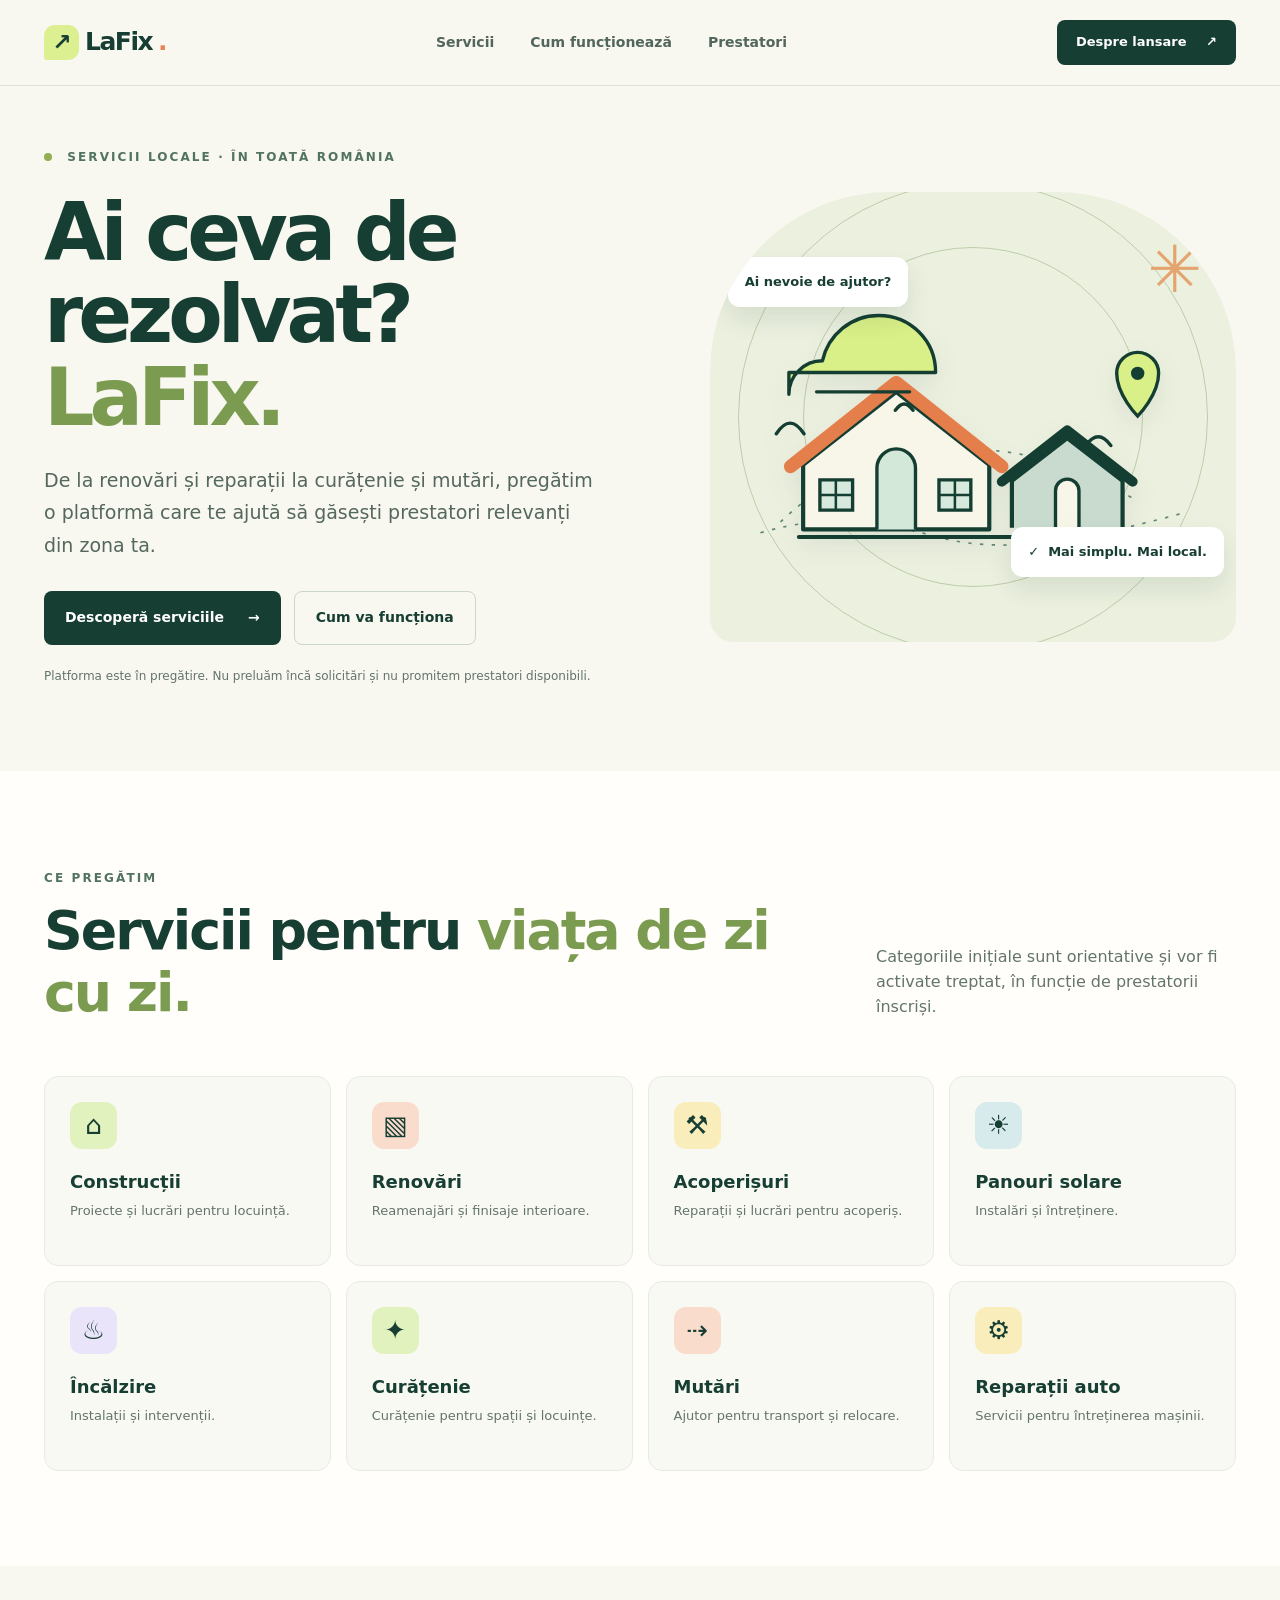
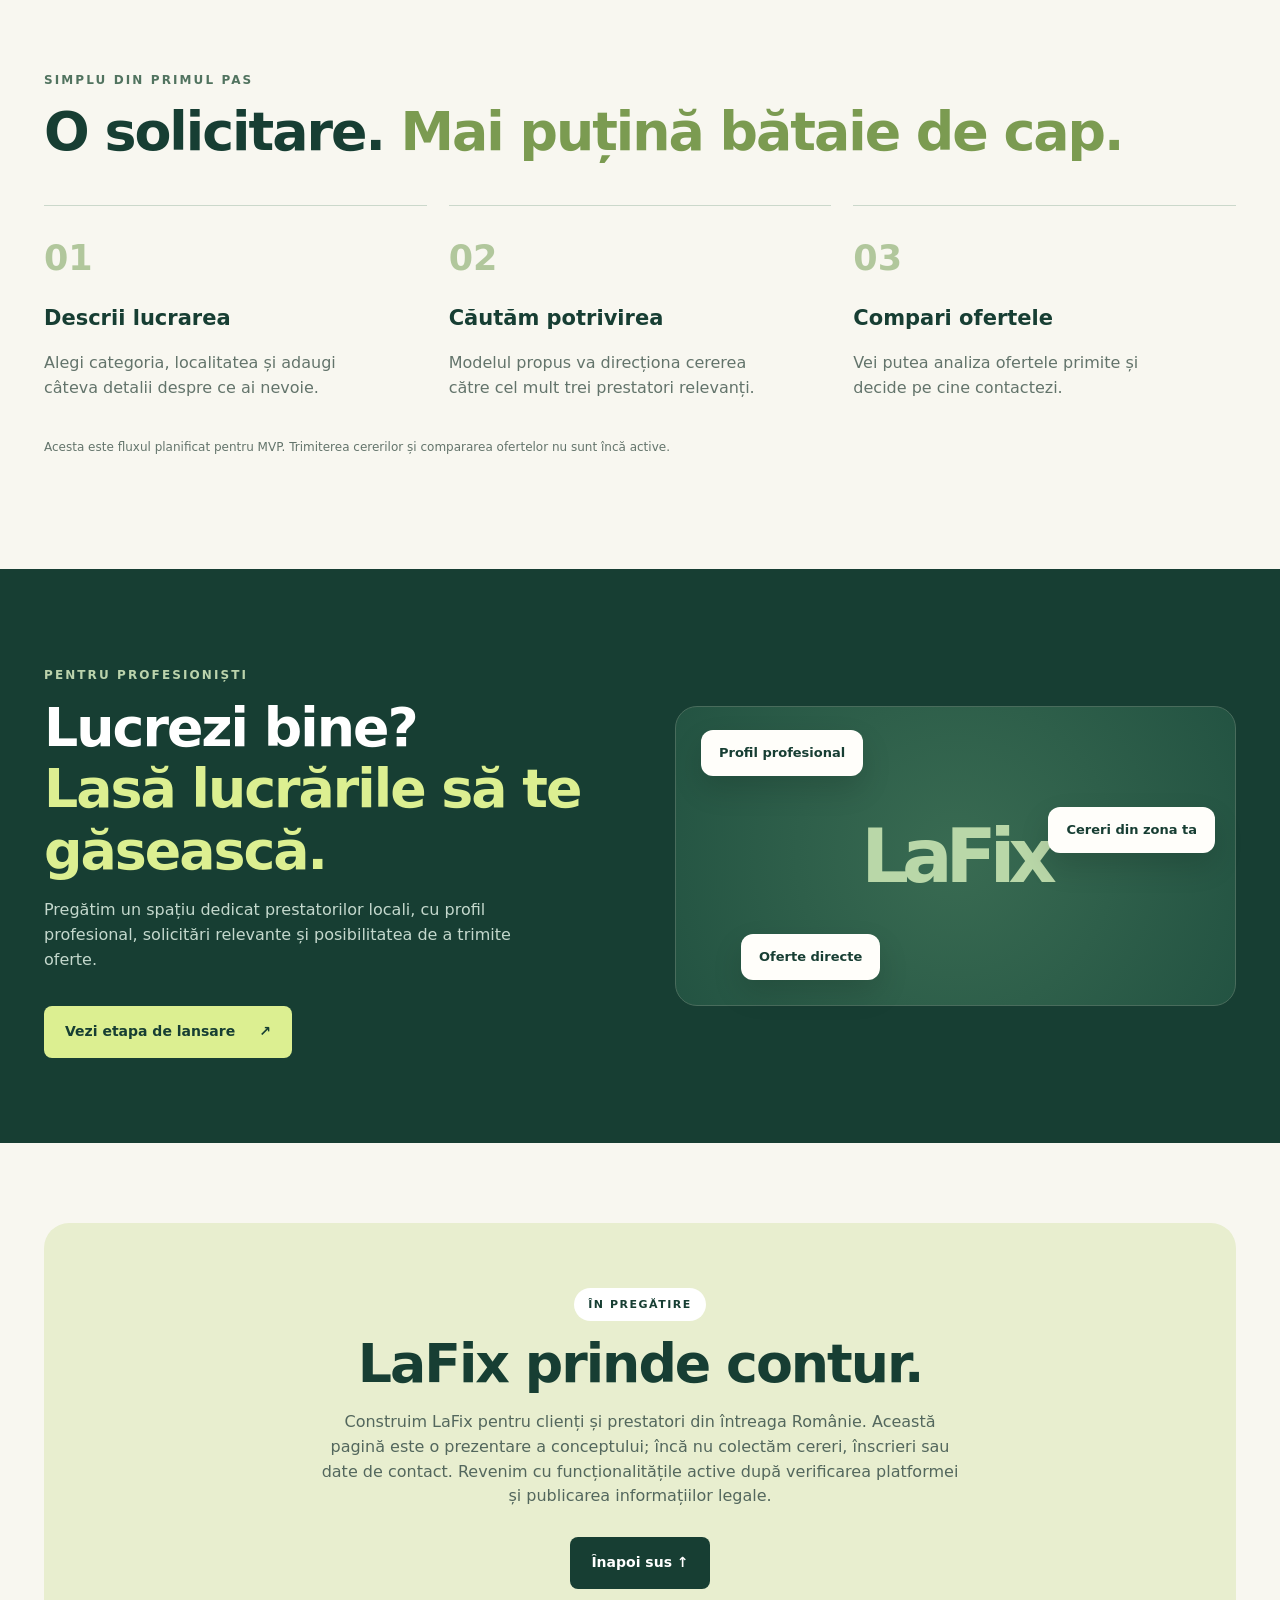
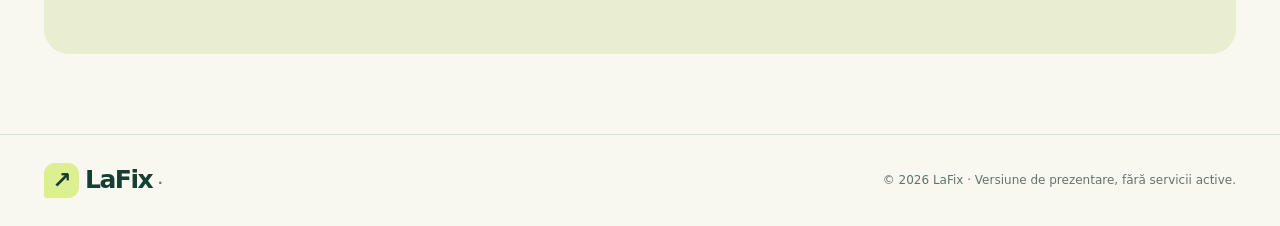
<file: index.html>
<!doctype html>
<html lang="ro">
<head>
  <meta charset="utf-8" />
  <meta name="viewport" content="width=device-width, initial-scale=1" />
  <meta name="theme-color" content="#173e33" />
  <meta name="description" content="LaFix conectează solicitările de servicii locale cu prestatori. Pregătim lansarea platformei de servicii pentru comunități din întreaga Românie." />
  <meta name="robots" content="noindex,nofollow" />
  <title>LaFix — Servicii locale, mai simplu</title>
  <link rel="icon" href="favicon.svg" type="image/svg+xml" />
  <link rel="stylesheet" href="styles.css" />
</head>
<body>
 <header class="header"><div class="container nav"><a class="logo" href="#acasa" aria-label="LaFix acasă"><span class="mark">↗</span> LaFix<span class="orange">.</span></a><nav aria-label="Navigare principală"><a href="#servicii">Servicii</a><a href="#cum-functioneaza">Cum funcționează</a><a href="#prestatori">Prestatori</a></nav><a href="#lansare" class="top-action">Despre lansare <span aria-hidden="true">↗</span></a></div></header>
 <main id="acasa">
  <section class="hero container"><div class="hero-text"><p class="eyebrow"><span class="dot"></span> SERVICII LOCALE · ÎN TOATĂ ROMÂNIA</p><h1>Ai ceva de rezolvat?<br><em>LaFix.</em></h1><p class="lead">De la renovări și reparații la curățenie și mutări, pregătim o platformă care te ajută să găsești prestatori relevanți din zona ta.</p><div class="hero-actions"><a href="#servicii" class="btn primary">Descoperă serviciile <span aria-hidden="true">→</span></a><a href="#cum-functioneaza" class="btn secondary">Cum va funcționa</a></div><p class="subtle">Platforma este în pregătire. Nu preluăm încă solicitări și nu promitem prestatori disponibili.</p></div><div class="art" aria-hidden="true"><div class="ring ring-one"></div><div class="ring ring-two"></div><img class="hero-illustration" src="illustrations/locuinte-lafix.svg" width="590" height="410" alt="" decoding="async" fetchpriority="high" /><div class="card-tag">Ai nevoie de ajutor?</div><div class="small-card">✓ <span>Mai simplu. Mai local.</span></div><div class="spark">✳</div></div></section>
  <section id="servicii" class="services"><div class="container"><div class="section-top"><div><p class="eyebrow">CE PREGĂTIM</p><h2>Servicii pentru <em>viața de zi cu zi.</em></h2></div><p>Categoriile inițiale sunt orientative și vor fi activate treptat, în funcție de prestatorii înscriși.</p></div><div class="cards"><article class="service"><span class="ico lime">⌂</span><h3>Construcții</h3><p>Proiecte și lucrări pentru locuință.</p></article><article class="service"><span class="ico peach">▧</span><h3>Renovări</h3><p>Reamenajări și finisaje interioare.</p></article><article class="service"><span class="ico yellow">⚒</span><h3>Acoperișuri</h3><p>Reparații și lucrări pentru acoperiș.</p></article><article class="service"><span class="ico blue">☀</span><h3>Panouri solare</h3><p>Instalări și întreținere.</p></article><article class="service"><span class="ico lavender">♨</span><h3>Încălzire</h3><p>Instalații și intervenții.</p></article><article class="service"><span class="ico lime">✦</span><h3>Curățenie</h3><p>Curățenie pentru spații și locuințe.</p></article><article class="service"><span class="ico peach">⇢</span><h3>Mutări</h3><p>Ajutor pentru transport și relocare.</p></article><article class="service"><span class="ico yellow">⚙</span><h3>Reparații auto</h3><p>Servicii pentru întreținerea mașinii.</p></article></div></div></section>
  <section id="cum-functioneaza" class="process container"><p class="eyebrow">SIMPLU DIN PRIMUL PAS</p><h2>O solicitare. <em>Mai puțină bătaie de cap.</em></h2><div class="steps"><article><b>01</b><h3>Descrii lucrarea</h3><p>Alegi categoria, localitatea și adaugi câteva detalii despre ce ai nevoie.</p></article><article><b>02</b><h3>Căutăm potrivirea</h3><p>Modelul propus va direcționa cererea către cel mult trei prestatori relevanți.</p></article><article><b>03</b><h3>Compari ofertele</h3><p>Vei putea analiza ofertele primite și decide pe cine contactezi.</p></article></div><p class="note">Acesta este fluxul planificat pentru MVP. Trimiterea cererilor și compararea ofertelor nu sunt încă active.</p></section>
  <section class="provider" id="prestatori"><div class="container provider-inner"><div><p class="eyebrow light">PENTRU PROFESIONIȘTI</p><h2>Lucrezi bine?<br><em>Lasă lucrările să te găsească.</em></h2><p>Pregătim un spațiu dedicat prestatorilor locali, cu profil profesional, solicitări relevante și posibilitatea de a trimite oferte.</p><a class="btn light-btn" href="#lansare">Vezi etapa de lansare <span aria-hidden="true">↗</span></a></div><div class="provider-graphic" aria-hidden="true"><span>LaFix</span><div class="bubble b1">Profil profesional</div><div class="bubble b2">Cereri din zona ta</div><div class="bubble b3">Oferte directe</div></div></div></section>
  <section id="lansare" class="launch container"><div class="launchbox"><span class="pill">ÎN PREGĂTIRE</span><h2>LaFix prinde contur.</h2><p>Construim LaFix pentru clienți și prestatori din întreaga Românie. Această pagină este o prezentare a conceptului; încă nu colectăm cereri, înscrieri sau date de contact. Revenim cu funcționalitățile active după verificarea platformei și publicarea informațiilor legale.</p><a href="#acasa" class="btn primary">Înapoi sus ↑</a></div></section>
 </main>
 <footer><div class="container foot"><a class="logo" href="#acasa"><span class="mark">↗</span> LaFix<span class="orange">.</span></a><span>© <span id="year">2026</span> LaFix · Versiune de prezentare, fără servicii active.</span></div></footer>
 <script src="main.js" defer></script>
</body></html>
</file>
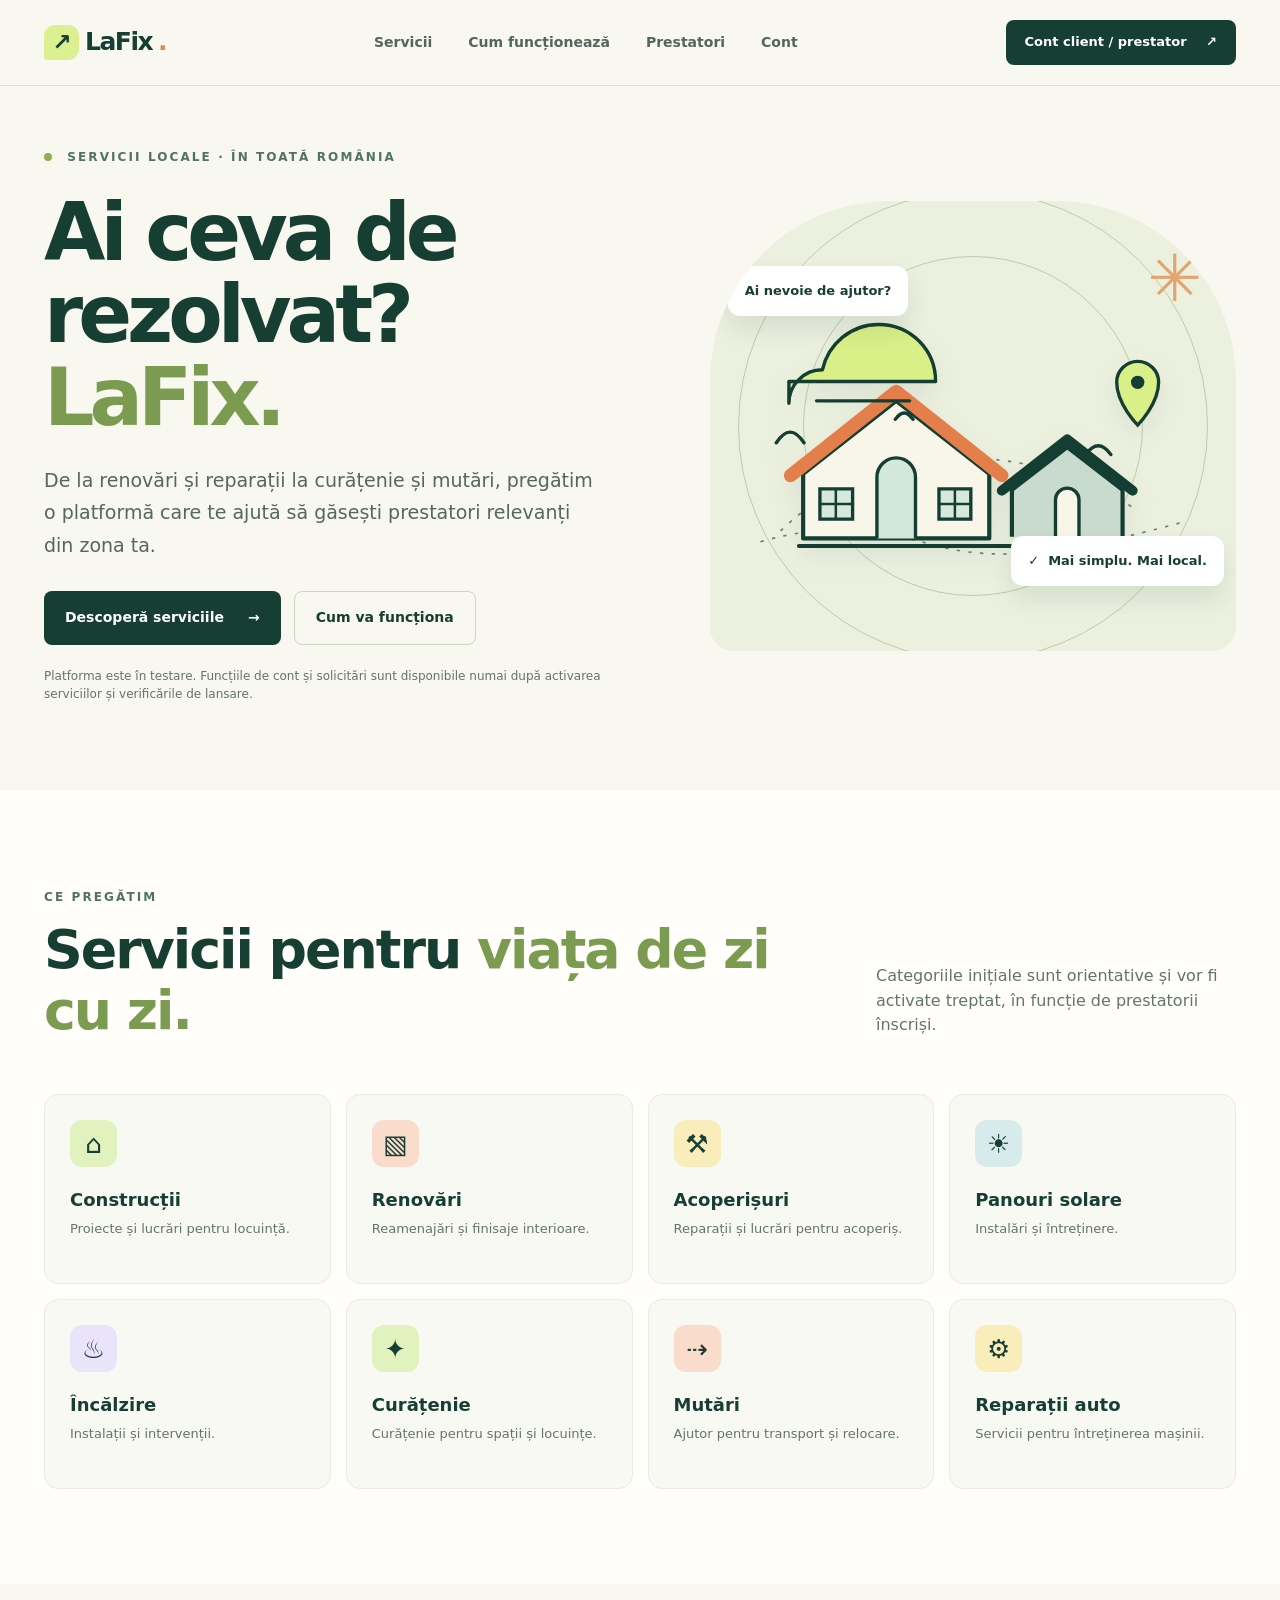
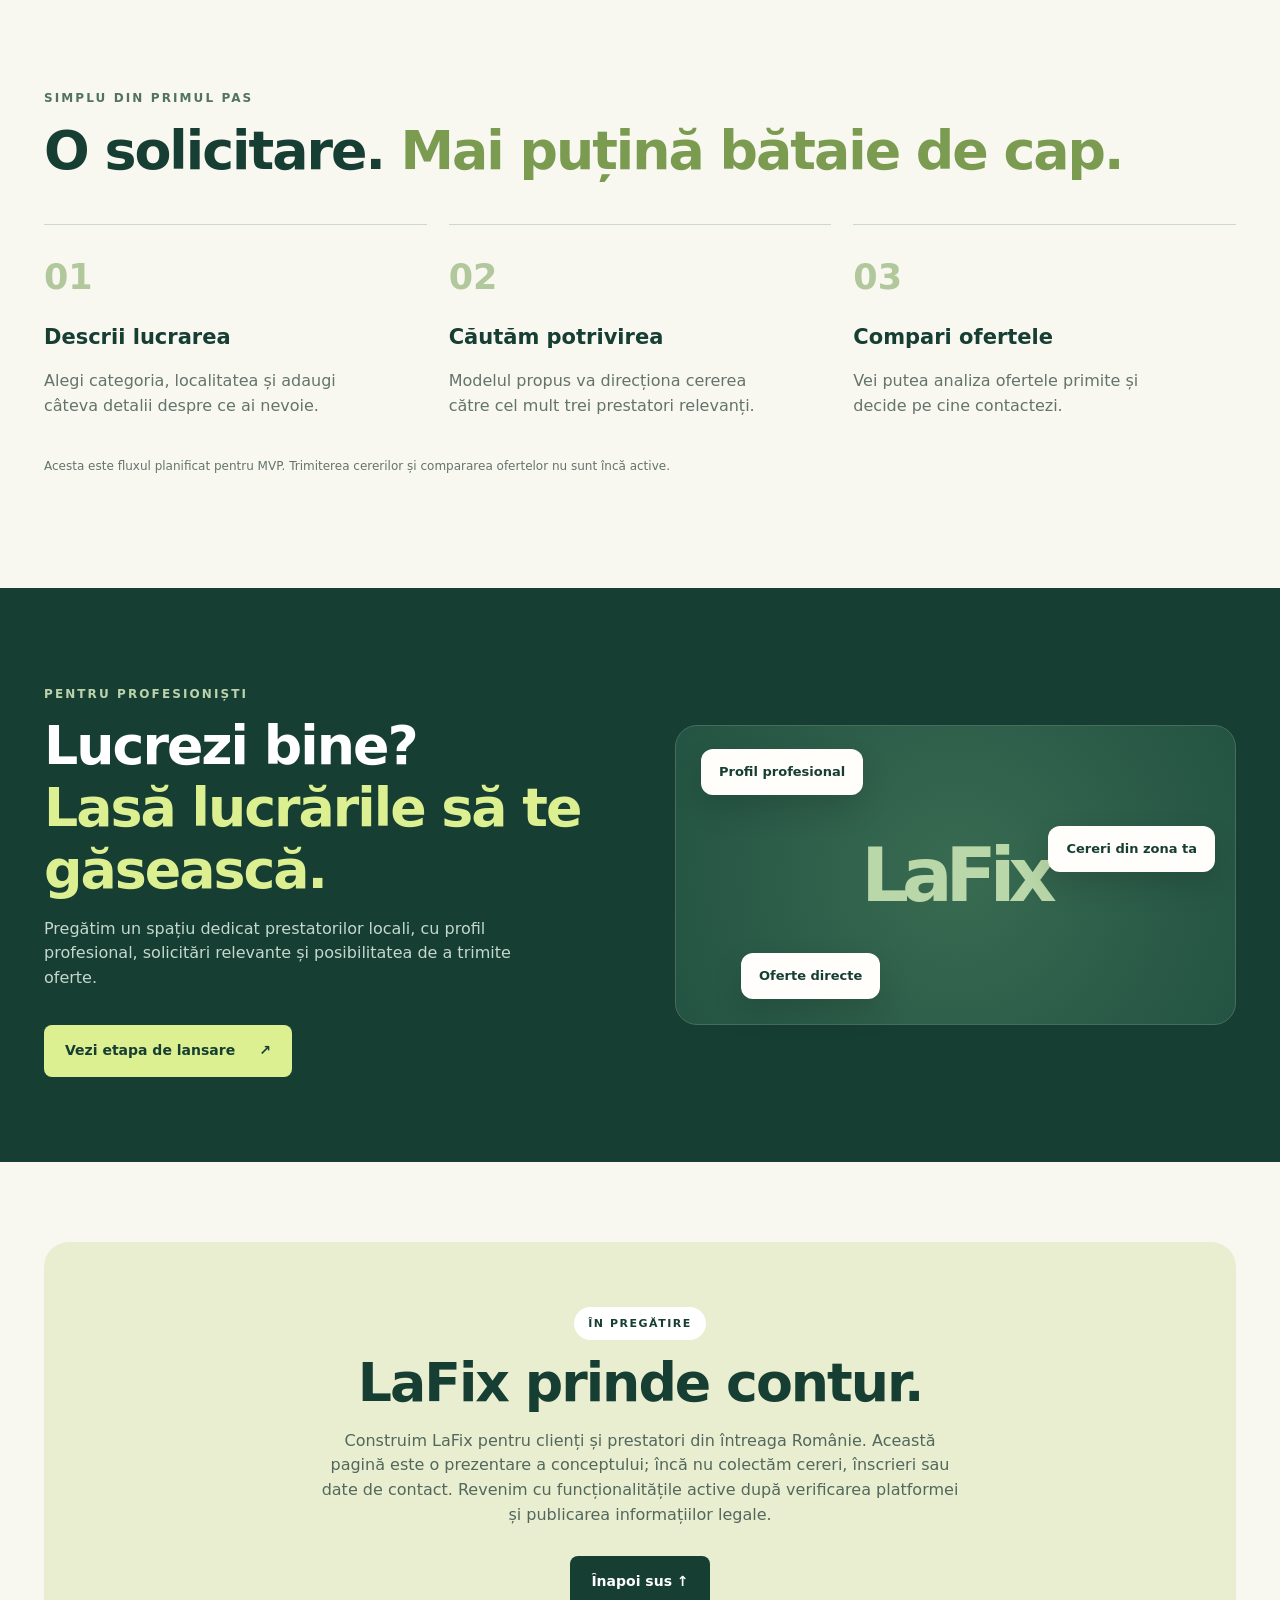
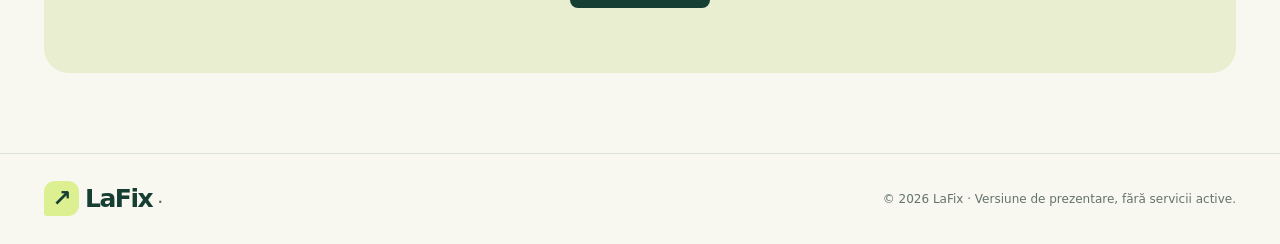
<file: apps/site/index.html>
<!doctype html>
<html lang="ro">
<head>
  <meta charset="utf-8" />
  <meta name="viewport" content="width=device-width, initial-scale=1" />
  <meta name="theme-color" content="#173e33" />
  <meta name="description" content="LaFix conectează solicitările de servicii locale cu prestatori. Pregătim lansarea platformei de servicii pentru comunități din întreaga Românie." />
  <meta name="robots" content="noindex,nofollow" />
  <title>LaFix — Servicii locale, mai simplu</title>
  <link rel="icon" href="favicon.svg" type="image/svg+xml" />
  <link rel="stylesheet" href="styles.css" />
</head>
<body>
 <header class="header"><div class="container nav"><a class="logo" href="#acasa" aria-label="LaFix acasă"><span class="mark">↗</span> LaFix<span class="orange">.</span></a><nav aria-label="Navigare principală"><a href="#servicii">Servicii</a><a href="#cum-functioneaza">Cum funcționează</a><a href="#prestatori">Prestatori</a><a href="/cont.html">Cont</a></nav><a href="/cont.html" class="top-action">Cont client / prestator <span aria-hidden="true">↗</span></a></div></header>
 <main id="acasa">
  <section class="hero container"><div class="hero-text"><p class="eyebrow"><span class="dot"></span> SERVICII LOCALE · ÎN TOATĂ ROMÂNIA</p><h1>Ai ceva de rezolvat?<br><em>LaFix.</em></h1><p class="lead">De la renovări și reparații la curățenie și mutări, pregătim o platformă care te ajută să găsești prestatori relevanți din zona ta.</p><div class="hero-actions"><a href="#servicii" class="btn primary">Descoperă serviciile <span aria-hidden="true">→</span></a><a href="#cum-functioneaza" class="btn secondary">Cum va funcționa</a></div><p class="subtle">Platforma este în testare. Funcțiile de cont și solicitări sunt disponibile numai după activarea serviciilor și verificările de lansare.</p></div><div class="art" aria-hidden="true"><div class="ring ring-one"></div><div class="ring ring-two"></div><img class="hero-illustration" src="illustrations/locuinte-lafix.svg" width="590" height="410" alt="" decoding="async" fetchpriority="high" /><div class="card-tag">Ai nevoie de ajutor?</div><div class="small-card">✓ <span>Mai simplu. Mai local.</span></div><div class="spark">✳</div></div></section>
  <section id="servicii" class="services"><div class="container"><div class="section-top"><div><p class="eyebrow">CE PREGĂTIM</p><h2>Servicii pentru <em>viața de zi cu zi.</em></h2></div><p>Categoriile inițiale sunt orientative și vor fi activate treptat, în funcție de prestatorii înscriși.</p></div><div class="cards"><article class="service"><span class="ico lime">⌂</span><h3>Construcții</h3><p>Proiecte și lucrări pentru locuință.</p></article><article class="service"><span class="ico peach">▧</span><h3>Renovări</h3><p>Reamenajări și finisaje interioare.</p></article><article class="service"><span class="ico yellow">⚒</span><h3>Acoperișuri</h3><p>Reparații și lucrări pentru acoperiș.</p></article><article class="service"><span class="ico blue">☀</span><h3>Panouri solare</h3><p>Instalări și întreținere.</p></article><article class="service"><span class="ico lavender">♨</span><h3>Încălzire</h3><p>Instalații și intervenții.</p></article><article class="service"><span class="ico lime">✦</span><h3>Curățenie</h3><p>Curățenie pentru spații și locuințe.</p></article><article class="service"><span class="ico peach">⇢</span><h3>Mutări</h3><p>Ajutor pentru transport și relocare.</p></article><article class="service"><span class="ico yellow">⚙</span><h3>Reparații auto</h3><p>Servicii pentru întreținerea mașinii.</p></article></div></div></section>
  <section id="cum-functioneaza" class="process container"><p class="eyebrow">SIMPLU DIN PRIMUL PAS</p><h2>O solicitare. <em>Mai puțină bătaie de cap.</em></h2><div class="steps"><article><b>01</b><h3>Descrii lucrarea</h3><p>Alegi categoria, localitatea și adaugi câteva detalii despre ce ai nevoie.</p></article><article><b>02</b><h3>Căutăm potrivirea</h3><p>Modelul propus va direcționa cererea către cel mult trei prestatori relevanți.</p></article><article><b>03</b><h3>Compari ofertele</h3><p>Vei putea analiza ofertele primite și decide pe cine contactezi.</p></article></div><p class="note">Acesta este fluxul planificat pentru MVP. Trimiterea cererilor și compararea ofertelor nu sunt încă active.</p></section>
  <section class="provider" id="prestatori"><div class="container provider-inner"><div><p class="eyebrow light">PENTRU PROFESIONIȘTI</p><h2>Lucrezi bine?<br><em>Lasă lucrările să te găsească.</em></h2><p>Pregătim un spațiu dedicat prestatorilor locali, cu profil profesional, solicitări relevante și posibilitatea de a trimite oferte.</p><a class="btn light-btn" href="#lansare">Vezi etapa de lansare <span aria-hidden="true">↗</span></a></div><div class="provider-graphic" aria-hidden="true"><span>LaFix</span><div class="bubble b1">Profil profesional</div><div class="bubble b2">Cereri din zona ta</div><div class="bubble b3">Oferte directe</div></div></div></section>
  <section id="lansare" class="launch container"><div class="launchbox"><span class="pill">ÎN PREGĂTIRE</span><h2>LaFix prinde contur.</h2><p>Construim LaFix pentru clienți și prestatori din întreaga Românie. Această pagină este o prezentare a conceptului; încă nu colectăm cereri, înscrieri sau date de contact. Revenim cu funcționalitățile active după verificarea platformei și publicarea informațiilor legale.</p><a href="#acasa" class="btn primary">Înapoi sus ↑</a></div></section>
 </main>
 <footer><div class="container foot"><a class="logo" href="#acasa"><span class="mark">↗</span> LaFix<span class="orange">.</span></a><span>© <span id="year">2026</span> LaFix · Versiune de prezentare, fără servicii active.</span></div></footer>
 <script src="main.js" defer></script>
</body></html>
</file>
<file: styles.css>
:root{--ink:#173e33;--paper:#f8f7f0;--muted:#63746b;--line:#dbe2d8;--lime:#dcef91;--orange:#e98455;--white:#fffefa}*{box-sizing:border-box}html{scroll-behavior:smooth}body{margin:0;background:var(--paper);font:16px/1.55 system-ui,-apple-system,"Segoe UI",sans-serif;color:var(--ink)}a{color:inherit;text-decoration:none}a:focus-visible{outline:3px solid var(--orange);outline-offset:4px}.container{width:min(1192px,calc(100% - 48px));margin:auto}.header{border-bottom:1px solid var(--line)}.nav{min-height:85px;display:flex;align-items:center;justify-content:space-between;gap:20px}.logo{font-size:25px;font-weight:850;letter-spacing:-1.5px;display:inline-flex;align-items:center;gap:6px;white-space:nowrap}.mark{width:35px;height:35px;border-radius:11px 11px 11px 3px;background:var(--lime);display:inline-grid;place-items:center;font-size:23px;line-height:1}.orange{color:var(--orange)}nav{display:flex;gap:36px;font-size:14px;color:#53665d;font-weight:600}nav a:hover{text-decoration:underline}.top-action{background:var(--ink);color:white;font-size:13px;font-weight:700;padding:12px 19px;border-radius:8px}.top-action span{margin-left:15px}.hero{display:grid;grid-template-columns:1.08fr .92fr;gap:48px;align-items:center;min-height:610px;padding-top:50px;padding-bottom:74px}.eyebrow{font-size:12px;letter-spacing:2.1px;font-weight:800;color:#51735f}.dot{display:inline-block;width:8px;height:8px;background:#91af50;border-radius:50%;margin-right:9px}.hero h1{font-size:clamp(51px,6.2vw,92px);line-height:1.04;letter-spacing:-5px;margin:25px 0}.hero h1 em,h2 em{font-style:normal;color:#7b9b51}.lead{font-size:19px;line-height:1.7;max-width:550px;color:#55685e}.hero-actions{display:flex;gap:13px;flex-wrap:wrap;margin-top:30px}.btn{border-radius:8px;padding:15px 21px;display:inline-flex;gap:24px;align-items:center;justify-content:center;font-size:14px;font-weight:750}.primary{color:white;background:var(--ink)}.secondary{border:1px solid #cbd6c9}.subtle,.note{font-size:12px;color:var(--muted);margin-top:22px}.art{background:#ecf0df;min-height:450px;border-radius:180px 180px 24px 24px;position:relative;overflow:hidden;display:grid;place-items:center;isolation:isolate}.ring{position:absolute;border:1px solid #bccdaa;border-radius:50%;width:470px;height:470px}.ring-two{width:340px;height:340px}.art-card{width:260px;height:277px;border:9px solid #fdfbf4;border-radius:22px;background:#c8df9b;position:relative;z-index:2;box-shadow:0 18px 48px #53705626;transform:rotate(-5deg);display:grid;place-items:center}.house{width:147px;height:160px;position:relative;margin-top:45px}.roof{position:absolute;width:128px;height:128px;background:#e88855;transform:rotate(45deg);top:0;left:10px;border-radius:8px}.home{position:absolute;top:38px;left:14px;width:120px;height:120px;background:#faf7df;border:5px solid var(--ink)}.window{position:absolute;left:17px;top:22px;width:32px;height:36px;background:#b3dbe1;border:4px solid var(--ink)}.door{position:absolute;right:15px;bottom:0;width:36px;height:68px;background:#db9b62;border:4px solid var(--ink);border-bottom:0}.card-tag,.small-card{position:absolute;background:white;z-index:3;border-radius:12px;padding:15px 17px;box-shadow:0 12px 25px #173e331b;font-size:13px;font-weight:750}.card-tag{left:18px;top:65px}.small-card{right:12px;bottom:65px;display:flex;gap:9px}.small-card:first-letter{color:#659b5f}.spark{position:absolute;font-size:65px;top:28px;right:34px;color:#e4a46f}.services{background:#fffefa;padding:86px 0 95px}.section-top{display:flex;justify-content:space-between;align-items:end;gap:50px;margin-bottom:40px}.section-top h2,.process h2,.provider h2,.launch h2{font-size:clamp(34px,4.2vw,55px);line-height:1.15;letter-spacing:-2px;margin:12px 0}.section-top p:last-child{max-width:360px;color:var(--muted)}.cards{display:grid;grid-template-columns:repeat(4,1fr);gap:15px}.service{background:#f9f9f4;border:1px solid #e8ebe4;border-radius:14px;padding:25px;min-height:190px;transition:transform .2s}.service:hover{transform:translateY(-3px)}.service h3{font-size:18px;margin:19px 0 5px}.service p{color:var(--muted);font-size:13px;margin:0}.ico{display:grid;place-items:center;width:47px;height:47px;border-radius:12px;font-size:26px}.lime{background:#e2f2bf}.peach{background:#f9dccc}.yellow{background:#f9edbb}.blue{background:#d8ebec}.lavender{background:#eae4fa}.process{padding-top:93px;padding-bottom:100px}.steps{display:grid;grid-template-columns:repeat(3,1fr);gap:22px;margin-top:42px}.steps article{border-top:1px solid #cbd8cb;padding-top:25px}.steps b{font-size:35px;color:#b1c79c}.steps h3{font-size:21px;margin:17px 0 8px}.steps p{color:var(--muted);max-width:320px}.provider{background:var(--ink);color:#fff;padding:85px 0}.provider-inner{display:grid;grid-template-columns:1fr 1fr;align-items:center;gap:70px}.provider h2 em{color:var(--lime)}.provider p:not(.eyebrow){max-width:510px;color:#c4d8cd}.eyebrow.light{color:#bbd3ac}.light-btn{background:var(--lime);color:var(--ink);margin-top:18px}.provider-graphic{height:300px;border:1px solid #496c5c;border-radius:22px;position:relative;background:radial-gradient(circle at center,#396b52,#235342);display:grid;place-items:center}.provider-graphic>span{font-size:75px;letter-spacing:-7px;font-weight:900;color:#b9d7a8}.bubble{position:absolute;background:#fffefa;color:var(--ink);padding:13px 18px;border-radius:12px;box-shadow:0 13px 30px #0002;font-size:13px;font-weight:750}.b1{top:23px;left:25px}.b2{right:20px;top:100px}.b3{bottom:25px;left:65px}.launch{padding-top:80px;padding-bottom:80px}.launchbox{background:#e8eecf;padding:65px 35px;text-align:center;border-radius:25px}.launchbox p{color:#53675d;max-width:650px;margin:15px auto 28px}.pill{display:inline-block;background:white;padding:8px 14px;border-radius:90px;font-size:11px;font-weight:800;letter-spacing:1.5px}footer{border-top:1px solid var(--line)}.foot{display:flex;justify-content:space-between;align-items:center;gap:30px;padding:26px 0}.foot span:last-child{font-size:12px;color:var(--muted)}@media(max-width:850px){nav{display:none}.hero{grid-template-columns:1fr;padding-top:54px;gap:25px}.art{max-height:380px;min-height:350px}.cards{grid-template-columns:repeat(2,1fr)}.provider-inner{grid-template-columns:1fr}.section-top{display:block}.hero h1{letter-spacing:-3px}}@media(max-width:520px){.container{width:calc(100% - 32px)}.nav{min-height:68px}.logo{font-size:21px}.top-action{padding:10px;font-size:11px}.hero{padding-bottom:55px}.hero h1{font-size:52px}.lead{font-size:17px}.btn{width:100%}.art{min-height:310px;border-radius:110px 110px 20px 20px}.art-card{transform:scale(.8) rotate(-5deg)}.small-card{bottom:20px;right:5px}.card-tag{left:4px;top:20px}.cards{grid-template-columns:1fr 1fr;gap:9px}.service{padding:16px;min-height:172px}.service h3{font-size:15px}.service p{font-size:12px}.steps{grid-template-columns:1fr;gap:25px}.process{padding-top:64px;padding-bottom:65px}.provider{padding:65px 0}.provider-graphic{height:240px}.provider-graphic>span{font-size:55px}.bubble{font-size:11px}.b1{top:15px;left:5px}.b2{top:90px;right:5px}.b3{bottom:10px;left:14px}.foot{flex-direction:column;align-items:flex-start}.launchbox{padding:50px 20px}.section-top h2,.process h2,.provider h2,.launch h2{letter-spacing:-1px}}


/* Illustration recovered from the original LaFix project; served locally on Cloudflare Pages. */
.hero-illustration{display:block;position:relative;z-index:2;width:min(97%,570px);height:auto;max-height:410px;object-fit:contain;filter:drop-shadow(0 10px 12px rgba(20,62,50,.08))}
.art{padding:20px 8px}
@media(max-width:520px){.hero-illustration{width:100%;max-height:300px}.art{padding:22px 5px}.spark{font-size:44px;top:34px;right:24px}.art .card-tag{font-size:11px;padding:11px 12px}}
</file>
<file: apps/site/styles.css>
:root{--ink:#173e33;--paper:#f8f7f0;--muted:#63746b;--line:#dbe2d8;--lime:#dcef91;--orange:#e98455;--white:#fffefa}*{box-sizing:border-box}html{scroll-behavior:smooth}body{margin:0;background:var(--paper);font:16px/1.55 system-ui,-apple-system,"Segoe UI",sans-serif;color:var(--ink)}a{color:inherit;text-decoration:none}a:focus-visible{outline:3px solid var(--orange);outline-offset:4px}.container{width:min(1192px,calc(100% - 48px));margin:auto}.header{border-bottom:1px solid var(--line)}.nav{min-height:85px;display:flex;align-items:center;justify-content:space-between;gap:20px}.logo{font-size:25px;font-weight:850;letter-spacing:-1.5px;display:inline-flex;align-items:center;gap:6px;white-space:nowrap}.mark{width:35px;height:35px;border-radius:11px 11px 11px 3px;background:var(--lime);display:inline-grid;place-items:center;font-size:23px;line-height:1}.orange{color:var(--orange)}nav{display:flex;gap:36px;font-size:14px;color:#53665d;font-weight:600}nav a:hover{text-decoration:underline}.top-action{background:var(--ink);color:white;font-size:13px;font-weight:700;padding:12px 19px;border-radius:8px}.top-action span{margin-left:15px}.hero{display:grid;grid-template-columns:1.08fr .92fr;gap:48px;align-items:center;min-height:610px;padding-top:50px;padding-bottom:74px}.eyebrow{font-size:12px;letter-spacing:2.1px;font-weight:800;color:#51735f}.dot{display:inline-block;width:8px;height:8px;background:#91af50;border-radius:50%;margin-right:9px}.hero h1{font-size:clamp(51px,6.2vw,92px);line-height:1.04;letter-spacing:-5px;margin:25px 0}.hero h1 em,h2 em{font-style:normal;color:#7b9b51}.lead{font-size:19px;line-height:1.7;max-width:550px;color:#55685e}.hero-actions{display:flex;gap:13px;flex-wrap:wrap;margin-top:30px}.btn{border-radius:8px;padding:15px 21px;display:inline-flex;gap:24px;align-items:center;justify-content:center;font-size:14px;font-weight:750}.primary{color:white;background:var(--ink)}.secondary{border:1px solid #cbd6c9}.subtle,.note{font-size:12px;color:var(--muted);margin-top:22px}.art{background:#ecf0df;min-height:450px;border-radius:180px 180px 24px 24px;position:relative;overflow:hidden;display:grid;place-items:center;isolation:isolate}.ring{position:absolute;border:1px solid #bccdaa;border-radius:50%;width:470px;height:470px}.ring-two{width:340px;height:340px}.art-card{width:260px;height:277px;border:9px solid #fdfbf4;border-radius:22px;background:#c8df9b;position:relative;z-index:2;box-shadow:0 18px 48px #53705626;transform:rotate(-5deg);display:grid;place-items:center}.house{width:147px;height:160px;position:relative;margin-top:45px}.roof{position:absolute;width:128px;height:128px;background:#e88855;transform:rotate(45deg);top:0;left:10px;border-radius:8px}.home{position:absolute;top:38px;left:14px;width:120px;height:120px;background:#faf7df;border:5px solid var(--ink)}.window{position:absolute;left:17px;top:22px;width:32px;height:36px;background:#b3dbe1;border:4px solid var(--ink)}.door{position:absolute;right:15px;bottom:0;width:36px;height:68px;background:#db9b62;border:4px solid var(--ink);border-bottom:0}.card-tag,.small-card{position:absolute;background:white;z-index:3;border-radius:12px;padding:15px 17px;box-shadow:0 12px 25px #173e331b;font-size:13px;font-weight:750}.card-tag{left:18px;top:65px}.small-card{right:12px;bottom:65px;display:flex;gap:9px}.small-card:first-letter{color:#659b5f}.spark{position:absolute;font-size:65px;top:28px;right:34px;color:#e4a46f}.services{background:#fffefa;padding:86px 0 95px}.section-top{display:flex;justify-content:space-between;align-items:end;gap:50px;margin-bottom:40px}.section-top h2,.process h2,.provider h2,.launch h2{font-size:clamp(34px,4.2vw,55px);line-height:1.15;letter-spacing:-2px;margin:12px 0}.section-top p:last-child{max-width:360px;color:var(--muted)}.cards{display:grid;grid-template-columns:repeat(4,1fr);gap:15px}.service{background:#f9f9f4;border:1px solid #e8ebe4;border-radius:14px;padding:25px;min-height:190px;transition:transform .2s}.service:hover{transform:translateY(-3px)}.service h3{font-size:18px;margin:19px 0 5px}.service p{color:var(--muted);font-size:13px;margin:0}.ico{display:grid;place-items:center;width:47px;height:47px;border-radius:12px;font-size:26px}.lime{background:#e2f2bf}.peach{background:#f9dccc}.yellow{background:#f9edbb}.blue{background:#d8ebec}.lavender{background:#eae4fa}.process{padding-top:93px;padding-bottom:100px}.steps{display:grid;grid-template-columns:repeat(3,1fr);gap:22px;margin-top:42px}.steps article{border-top:1px solid #cbd8cb;padding-top:25px}.steps b{font-size:35px;color:#b1c79c}.steps h3{font-size:21px;margin:17px 0 8px}.steps p{color:var(--muted);max-width:320px}.provider{background:var(--ink);color:#fff;padding:85px 0}.provider-inner{display:grid;grid-template-columns:1fr 1fr;align-items:center;gap:70px}.provider h2 em{color:var(--lime)}.provider p:not(.eyebrow){max-width:510px;color:#c4d8cd}.eyebrow.light{color:#bbd3ac}.light-btn{background:var(--lime);color:var(--ink);margin-top:18px}.provider-graphic{height:300px;border:1px solid #496c5c;border-radius:22px;position:relative;background:radial-gradient(circle at center,#396b52,#235342);display:grid;place-items:center}.provider-graphic>span{font-size:75px;letter-spacing:-7px;font-weight:900;color:#b9d7a8}.bubble{position:absolute;background:#fffefa;color:var(--ink);padding:13px 18px;border-radius:12px;box-shadow:0 13px 30px #0002;font-size:13px;font-weight:750}.b1{top:23px;left:25px}.b2{right:20px;top:100px}.b3{bottom:25px;left:65px}.launch{padding-top:80px;padding-bottom:80px}.launchbox{background:#e8eecf;padding:65px 35px;text-align:center;border-radius:25px}.launchbox p{color:#53675d;max-width:650px;margin:15px auto 28px}.pill{display:inline-block;background:white;padding:8px 14px;border-radius:90px;font-size:11px;font-weight:800;letter-spacing:1.5px}footer{border-top:1px solid var(--line)}.foot{display:flex;justify-content:space-between;align-items:center;gap:30px;padding:26px 0}.foot span:last-child{font-size:12px;color:var(--muted)}@media(max-width:850px){nav{display:none}.hero{grid-template-columns:1fr;padding-top:54px;gap:25px}.art{max-height:380px;min-height:350px}.cards{grid-template-columns:repeat(2,1fr)}.provider-inner{grid-template-columns:1fr}.section-top{display:block}.hero h1{letter-spacing:-3px}}@media(max-width:520px){.container{width:calc(100% - 32px)}.nav{min-height:68px}.logo{font-size:21px}.top-action{padding:10px;font-size:11px}.hero{padding-bottom:55px}.hero h1{font-size:52px}.lead{font-size:17px}.btn{width:100%}.art{min-height:310px;border-radius:110px 110px 20px 20px}.art-card{transform:scale(.8) rotate(-5deg)}.small-card{bottom:20px;right:5px}.card-tag{left:4px;top:20px}.cards{grid-template-columns:1fr 1fr;gap:9px}.service{padding:16px;min-height:172px}.service h3{font-size:15px}.service p{font-size:12px}.steps{grid-template-columns:1fr;gap:25px}.process{padding-top:64px;padding-bottom:65px}.provider{padding:65px 0}.provider-graphic{height:240px}.provider-graphic>span{font-size:55px}.bubble{font-size:11px}.b1{top:15px;left:5px}.b2{top:90px;right:5px}.b3{bottom:10px;left:14px}.foot{flex-direction:column;align-items:flex-start}.launchbox{padding:50px 20px}.section-top h2,.process h2,.provider h2,.launch h2{letter-spacing:-1px}}


/* Illustration recovered from the original LaFix project; served locally on Cloudflare Pages. */
.hero-illustration{display:block;position:relative;z-index:2;width:min(97%,570px);height:auto;max-height:410px;object-fit:contain;filter:drop-shadow(0 10px 12px rgba(20,62,50,.08))}
.art{padding:20px 8px}
@media(max-width:520px){.hero-illustration{width:100%;max-height:300px}.art{padding:22px 5px}.spark{font-size:44px;top:34px;right:24px}.art .card-tag{font-size:11px;padding:11px 12px}}
</file>
